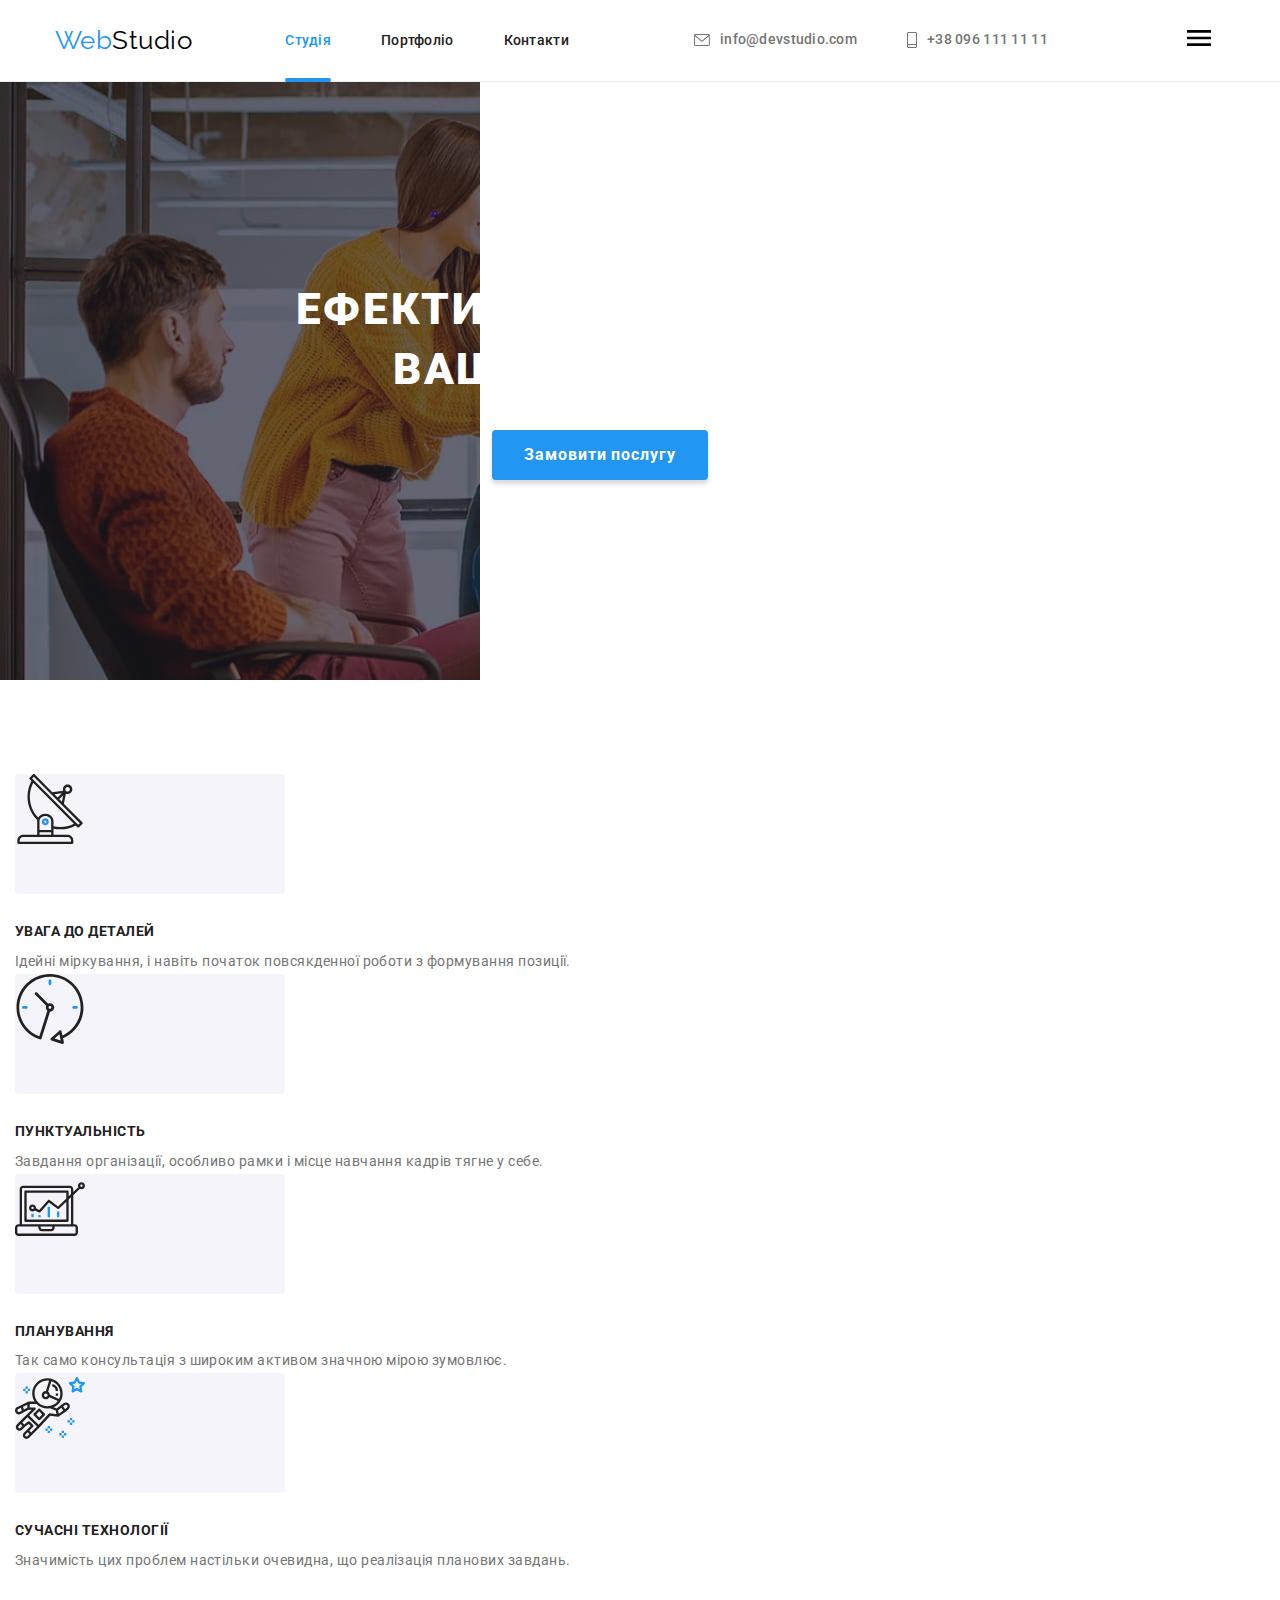
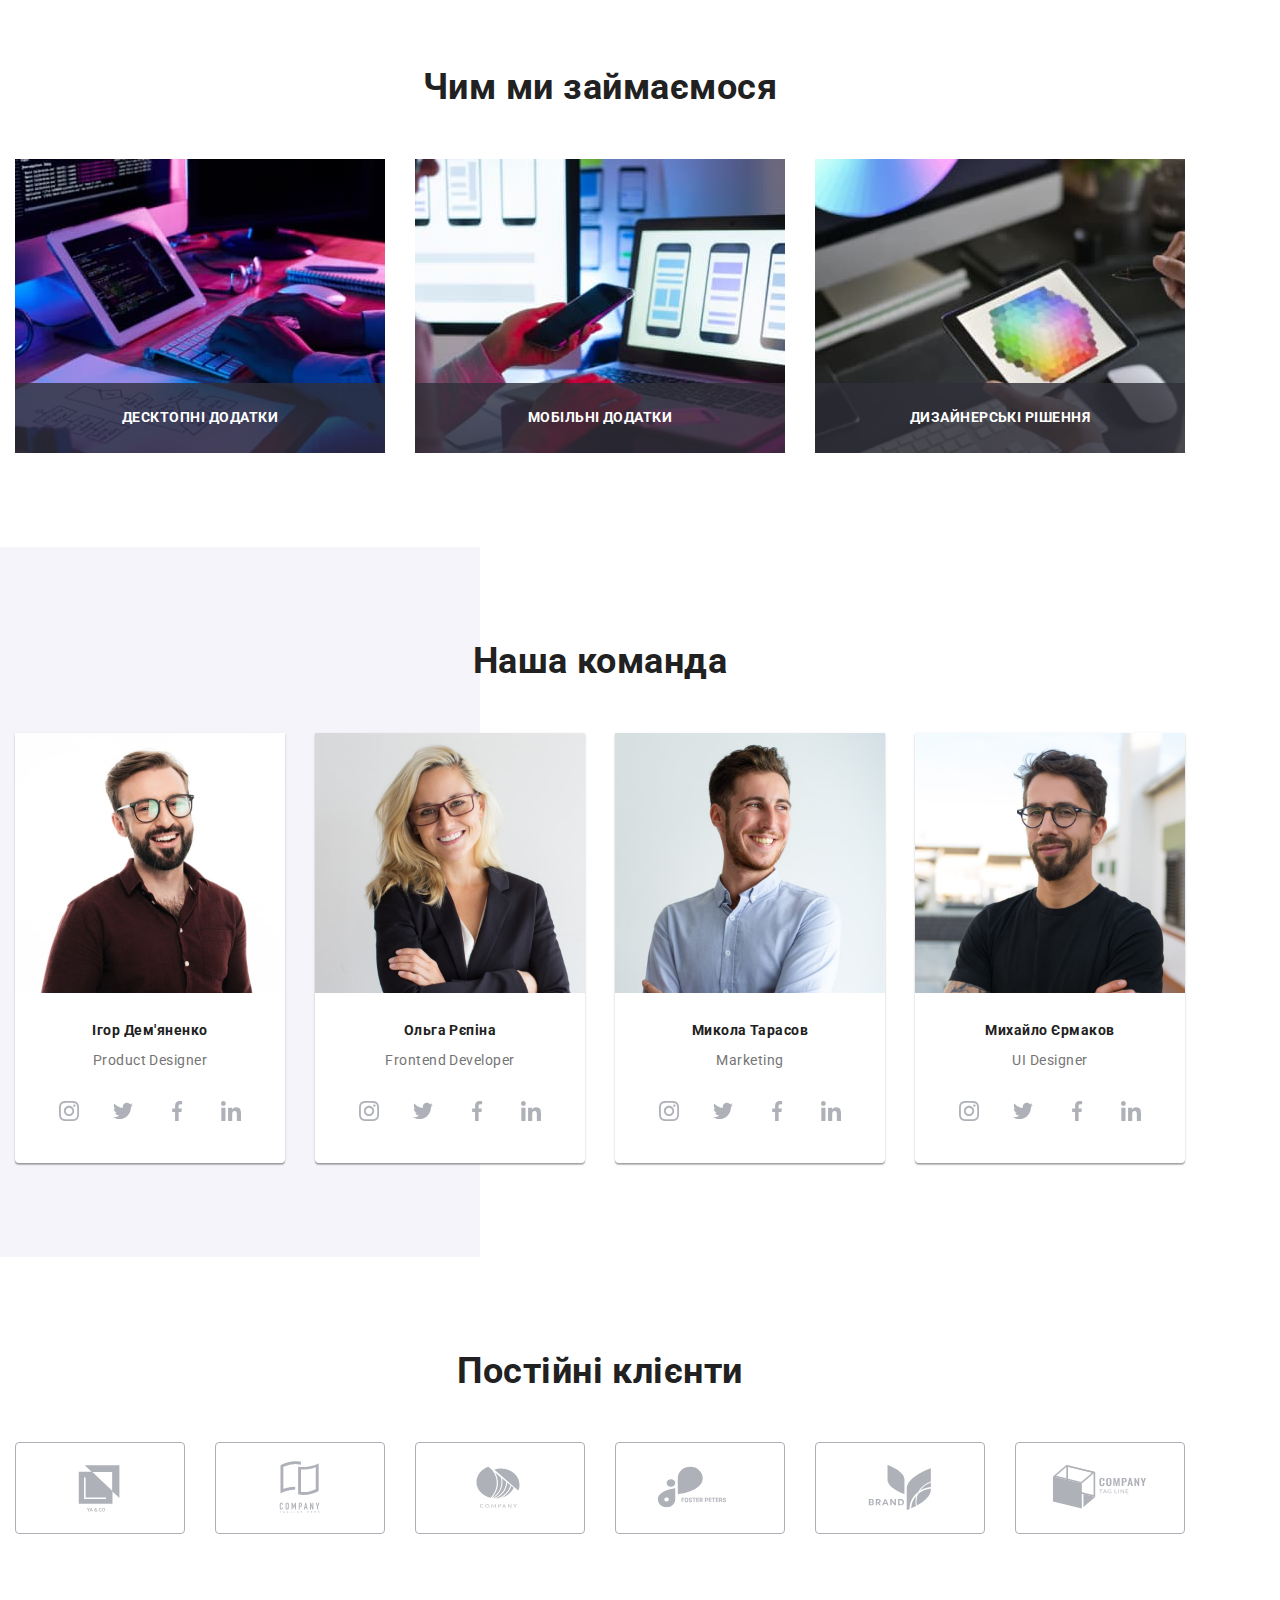
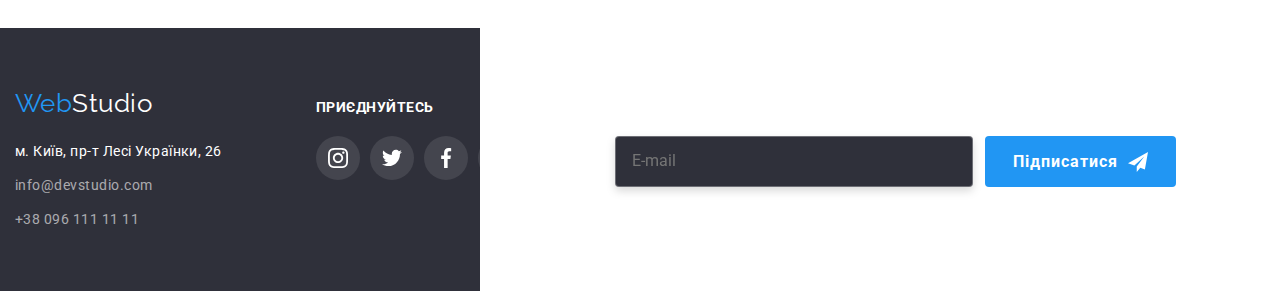
<file: index.html>
<!DOCTYPE html>
<html lang="uk">

<head>
    <meta charset="UTF-8">
    <meta name="viewport" content="width=device-width, initial-scale=1.0">
    <meta http-equiv="X-UA-Compatible" content="IE=edge">
    <meta name="viewport" content="width=device-width, initial-scale=1.0">
    <title>Студія</title>
    <link
        href="https://fonts.googleapis.com/css2?family=Raleway:wght@700&family=Roboto:wght@400;500;700;900&display=swap"
        rel="stylesheet">
    <link rel="stylesheet"
        href="https://cdnjs.cloudflare.com/ajax/libs/modern-normalize/1.1.0/modern-normalize.min.css">
    <link rel="stylesheet" href="./css/main.min.css">
    <!-- <link rel="stylesheet" href="./css/styles.css"> -->

    <link rel="stylesheet" href="https://cdnjs.cloudflare.com/ajax/libs/animate.css/4.1.1/animate.min.css" />
</head>

<!-- Body -->

<body>
    <!-- Шапка страницы -->
    <header class="header">
        <div class="container">

            <div class="header-main">
                <!-- Навигация на другие страницы -->
                <nav class="header-nav">
                    <a href="index.html" class="logo">
                        <span class="logo__text">Web</span>Studio
                    </a>

                    <ul class="site-nav">
                        <li class="menu-line">
                            <a href="index.html" class="link current">Студія</a>
                        </li>
                        <li><a href="portfolio.html" class="link">Портфоліо</a></li>
                        <li><a href="contacts.html" class="link">Контакти</a></li>
                    </ul>

                </nav>

                <!-- Контакты -->
                <ul class="header-contact">
                    <li>
                        <a href="mailto:info@devstudio.com" class="link">
                            <svg class="contact-icon" width="16" height="12">
                                <use href="./images/symbol-defs.svg#icon-email">
                                </use>
                            </svg>
                            info@devstudio.com
                        </a>
                    </li>
                    <li>
                        <a href="tel:+380961111111" class="link">
                            <svg class="contact-icon" width="10" height="16">
                                <use href="./images/symbol-defs.svg#icon-smartphone">
                                </use>
                            </svg>
                            +38 096 111 11 11
                        </a>
                    </li>
                </ul>
                <button class="button-close-mobile">
                    <svg class="close-mobile" width="40" height="40">
                        <use href="./images/symbol-defs.svg#icon-menu_mobile">
                        </use>
                    </svg>
                </button>
            </div>
        </div>
    </header>

    <!-- Уникальный контент страницы -->
    <main>

        <!-- Шапка -->
        <section class="hero">
            <div class="overlay">
                <div class="container">
                    <div class="hero-container">
                        <h1 class="hero-title">Ефективні рішення для <br />вашого бізнесу</h1>
                        <button data-modal-open type="button" class="button">Замовити послугу</button>
                    </div>
                </div>
            </div>
        </section>

        <!-- Модальное окно -->

        <div class="backdrop is-hidden" data-modal>
            <div class="modal">
                <button data-modal-close class="button-close">
                    <svg class="close-icon" width="18" height="18">
                        <use href="./images/symbol-defs.svg#icon-close">
                        </use>
                    </svg>
                </button>

                <form class="form js-speaker-form" autocomplete="off">
                    <h1 class="form-title">Залиште свої дані, ми вам передзвонимо</h1>

                    <div class="form-field">
                        <label class="form-label" for="user-name">Ім'я</label>

                        <div class="form-container">
                            <input class="form-input" type="text" name="user-name" placeholder=" ">
                            <svg class="form-icon" width="18" height="18">
                                <use href="./images/symbol-defs.svg#form-person">
                                </use>
                            </svg>
                        </div>

                    </div>

                    <div class="form-field">
                        <label class="form-label" for="tel">Телефон</label>

                        <div class="form-container">
                            <input class="form-input" type="tel" name="tel">
                            <svg class="form-icon" width="18" height="18">
                                <use href="./images/symbol-defs.svg#form-phone">
                                </use>
                            </svg>
                        </div>

                    </div>

                    <div class="form-field">
                        <label class="form-label" for="email">Пошта</label>

                        <div class="form-container">
                            <input class="form-input" type="email" name="email">
                            <svg class="form-icon" width="18" height="18">
                                <use href="./images/symbol-defs.svg#form-email">
                                </use>
                            </svg>
                        </div>

                    </div>

                    <div class="form-field">
                        <label class="form-label" for="area">Коментар</label>
                        <textarea class="form-area" type="area" name="area" placeholder="Введіть текст"></textarea>
                    </div>

                    <div class="form-policy">
                        <input class="checkbox-input visually-hidden" id="terms-checkbox" type="checkbox"
                            name="terms-checkbox">
                        <label class="checkbox-label" for="terms-checkbox">
                            Погоджуюся з розсилкою та приймаю
                            <a href="">Умови договору</a>
                        </label>
                    </div>

                    <button type="submit" class="form-btn">Відправити</button>

                </form>

            </div>
        </div>

        <!-- Особливості -->
        <section class="section">
            <div class="container">

                <ul class="special-list">
                    <li>
                        <div class="special-card-svg">
                            <svg width="70" height="70">
                                <use href="./images/symbol-defs.svg#icon-antenna">
                                </use>
                            </svg>
                        </div>
                        <h3 class="special-list-item">УВАГА ДО ДЕТАЛЕЙ</h3>
                        <p class="special-list-text">Ідейні міркування, і навіть початок повсякденної роботи з
                            формування
                            позиції.</p>
                    </li>
                    <li>
                        <div class="special-card-svg">
                            <svg width="70" height="70">
                                <use href="./images/symbol-defs.svg#icon-clock">
                                </use>
                            </svg>
                        </div>
                        <h3 class="special-list-item">ПУНКТУАЛЬНІСТЬ</h3>
                        <p class="special-list-text">Завдання організації, особливо рамки і місце навчання кадрів тягне
                            у
                            себе.</p>
                    </li>
                    <li>
                        <div class="special-card-svg">
                            <svg width="70" height="70">
                                <use href="./images/symbol-defs.svg#icon-diagram">
                                </use>
                            </svg>
                        </div>
                        <h3 class="special-list-item">ПЛАНУВАННЯ</h3>
                        <p class="special-list-text">Так само консультація з широким активом значною мірою зумовлює.</p>
                    </li>
                    <li>
                        <div class="special-card-svg">
                            <svg width="70" height="70">
                                <use href="./images/symbol-defs.svg#icon-astronaut">
                                </use>
                            </svg>
                        </div>
                        <h3 class="special-list-item">СУЧАСНІ ТЕХНОЛОГІЇ</h3>
                        <p class="special-list-text">Значимість цих проблем настільки очевидна, що реалізація планових
                            завдань.</p>
                    </li>
                </ul>

            </div>
        </section>

        <!-- Чим займаємось -->
        <section class="section">
            <div class="container">
                <!-- animate__infinite animate__animated animate__bounce animate__slideOutUp -->
                <h2 class="work-title ">Чим ми займаємося</h2>

                <ul class="work-list">
                    <li class="work-card">
                        <img src="./images/box1.jpg" alt="box1" width="370" />
                        <p class="label">Десктопні додатки</p>
                    </li>
                    <li class="work-card">
                        <img src="./images/box2.jpg" alt="box2" width="370" />
                        <p class="label">Мобільні додатки</p>
                    </li>
                    <li class="work-card">
                        <img src="./images/box3.jpg" alt="box3" width="370" />
                        <p class="label">Дизайнерські рішення</p>
                    </li>
                </ul>

            </div>
        </section>

        <!-- Наша команда -->
        <section class="section color-two">
            <div class="container">

                <h2 class="team-title">Наша команда</h2>

                <ul class="team-list">

                    <li class="team-item">
                        <article class="team-card">
                            <div class="team-thumb">
                                <img src="./images/foto-1.jpg" alt="foto-1" width="270" />
                            </div>
                            <div class="team-content">
                                <h3 class="team-list-item">Ігор Дем'яненко</h3>
                                <p class="team-list-text">Product Designer</p>
                                <ul class="social-links">
                                    <li>
                                        <a class="social-link">
                                            <svg class="social-icon" width="20" height="20">
                                                <use href="./images/symbol-defs.svg#icon-instagram">
                                                </use>
                                            </svg>
                                        </a>
                                    </li>
                                    <li>
                                        <a class="social-link">
                                            <svg class="social-icon" width="20" height="20">
                                                <use href="./images/symbol-defs.svg#icon-twitter">
                                                </use>
                                            </svg>
                                        </a>
                                    </li>
                                    <li>
                                        <a class="social-link">
                                            <svg class="social-icon" width="20" height="20">
                                                <use href="./images/symbol-defs.svg#icon-facebook">
                                                </use>
                                            </svg>
                                        </a>
                                    </li>
                                    <li>
                                        <a class="social-link">
                                            <svg class="social-icon" width="20" height="20">
                                                <use href="./images/symbol-defs.svg#icon-linkedin">
                                                </use>
                                            </svg>
                                        </a>
                                    </li>
                                </ul>
                            </div>
                        </article>
                    </li>

                    <li class="team-item">
                        <article class="team-card">
                            <div class="team-thumb">
                                <img src="./images/foto-2.jpg" alt="foto-2" width="270" />
                            </div>
                            <div class="team-content">
                                <h3 class="team-list-item">Ольга Рєпіна</h3>
                                <p class="team-list-text">Frontend Developer</p>

                                <ul class="social-links">
                                    <li>
                                        <a class="social-link">
                                            <svg class="social-icon" width="20" height="20">
                                                <use href="./images/symbol-defs.svg#icon-instagram">
                                                </use>
                                            </svg>
                                        </a>
                                    </li>
                                    <li>
                                        <a class="social-link">
                                            <svg class="social-icon" width="20" height="20">
                                                <use href="./images/symbol-defs.svg#icon-twitter">
                                                </use>
                                            </svg>
                                        </a>
                                    </li>
                                    <li>
                                        <a class="social-link">
                                            <svg class="social-icon" width="20" height="20">
                                                <use href="./images/symbol-defs.svg#icon-facebook">
                                                </use>
                                            </svg>
                                        </a>
                                    </li>
                                    <li>
                                        <a class="social-link">
                                            <svg class="social-icon" width="20" height="20">
                                                <use href="./images/symbol-defs.svg#icon-linkedin">
                                                </use>
                                            </svg>
                                        </a>
                                    </li>
                                </ul>
                            </div>
                        </article>
                    </li>

                    <li class="team-item">
                        <article class="team-card">
                            <div class="team-thumb">
                                <img src="./images/foto-3.jpg" alt="foto-3" width="270" />
                            </div>
                            <div class="team-content">
                                <h3 class="team-list-item">Микола Тарасов</h3>
                                <p class="team-list-text">Marketing</p>
                                <ul class="social-links">
                                    <li>
                                        <a class="social-link">
                                            <svg class="social-icon" width="20" height="20">
                                                <use href="./images/symbol-defs.svg#icon-instagram">
                                                </use>
                                            </svg>
                                        </a>
                                    </li>
                                    <li>
                                        <a class="social-link">
                                            <svg class="social-icon" width="20" height="20">
                                                <use href="./images/symbol-defs.svg#icon-twitter">
                                                </use>
                                            </svg>
                                        </a>
                                    </li>
                                    <li>
                                        <a class="social-link">
                                            <svg class="social-icon" width="20" height="20">
                                                <use href="./images/symbol-defs.svg#icon-facebook">
                                                </use>
                                            </svg>
                                        </a>
                                    </li>
                                    <li>
                                        <a class="social-link">
                                            <svg class="social-icon" width="20" height="20">
                                                <use href="./images/symbol-defs.svg#icon-linkedin">
                                                </use>
                                            </svg>
                                        </a>
                                    </li>
                                </ul>
                            </div>
                        </article>
                    </li>

                    <li class="team-item">
                        <article class="team-card">
                            <div class="team-thumb">
                                <img src="./images/foto-4.jpg" alt="foto-4" width="270" />
                            </div>
                            <div class="team-content">
                                <h3 class="team-list-item">Михайло Єрмаков</h3>
                                <p class="team-list-text">UI Designer</p>
                                <ul class="social-links">
                                    <li>
                                        <a class="social-link">
                                            <svg class="social-icon" width="20" height="20">
                                                <use href="./images/symbol-defs.svg#icon-instagram">
                                                </use>
                                            </svg>
                                        </a>
                                    </li>
                                    <li>
                                        <a class="social-link">
                                            <svg class="social-icon" width="20" height="20">
                                                <use href="./images/symbol-defs.svg#icon-twitter">
                                                </use>
                                            </svg>
                                        </a>
                                    </li>
                                    <li>
                                        <a class="social-link">
                                            <svg class="social-icon" width="20" height="20">
                                                <use href="./images/symbol-defs.svg#icon-facebook">
                                                </use>
                                            </svg>
                                        </a>
                                    </li>
                                    <li>
                                        <a class="social-link">
                                            <svg class="social-icon" width="20" height="20">
                                                <use href="./images/symbol-defs.svg#icon-linkedin">
                                                </use>
                                            </svg>
                                        </a>
                                    </li>
                                </ul>
                            </div>
                        </article>
                    </li>

                </ul>

            </div>
        </section>

        <!-- Постійні клієнти -->
        <section class="section">
            <div class="container">

                <h2 class="сlients-title">Постійні клієнти</h2>

                <ul class="сlients-list">
                    <li>
                        <a class="сlients-link">
                            <svg class="сlients-icon">
                                <use href="./images/symbol-defs.svg#icon-Logo-1">
                                </use>
                            </svg>
                        </a>
                    </li>
                    <li>
                        <a class="сlients-link">
                            <svg class="сlients-icon">
                                <use href="./images/symbol-defs.svg#icon-Logo-2">
                                </use>
                            </svg>
                        </a>
                    </li>
                    <li>
                        <a class="сlients-link">
                            <svg class="сlients-icon">
                                <use href="./images/symbol-defs.svg#icon-Logo-3">
                                </use>
                            </svg>
                        </a>
                    </li>
                    <li>
                        <a class="сlients-link">
                            <svg class="сlients-icon">
                                <use href="./images/symbol-defs.svg#icon-Logo-4">
                                </use>
                            </svg>
                        </a>
                    </li>
                    <li>
                        <a class="сlients-link">
                            <svg class="сlients-icon">
                                <use href="./images/symbol-defs.svg#icon-Logo-5">
                                </use>
                            </svg>
                        </a>
                    </li>
                    <li>
                        <a class="сlients-link">
                            <svg class="сlients-icon">
                                <use href="./images/symbol-defs.svg#icon-Logo-6">
                                </use>
                            </svg>
                        </a>
                    </li>
                </ul>

            </div>
        </section>
    </main>

    <!-- Подвал страницы -->
    <footer class="footer">
        <div class="container">
            <div class="footer-main">
                <div class="footer-address">
                    <a href="index.html" class="logo footer__logo">
                        <span class="logo__text">Web</span>Studio
                    </a>

                    <address>
                        <ul class="address">
                            <li class="street">
                                <p>м. Київ, пр-т Лесі Українки, 26</p>
                            </li>
                            <li class="mail">
                                <a href="mailto:info@devstudio.com">info@devstudio.com</a>
                            </li>
                            <li>
                                <a href="tel:+380961111111">+38 096 111 11 11</a>
                            </li>
                        </ul>
                    </address>
                </div>
                <div class="footer-social">
                    <h3 class="footer-social-title">приєднуйтесь</h3>
                    <ul class="footer-links">
                        <li>
                            <a class="footer-link">
                                <svg class="footer-icon" width="20" height="20">
                                    <use href="./images/symbol-defs.svg#icon-instagram">
                                    </use>
                                </svg>
                            </a>
                        </li>
                        <li>
                            <a class="footer-link">
                                <svg class="footer-icon" width="20" height="20">
                                    <use href="./images/symbol-defs.svg#icon-twitter">
                                    </use>
                                </svg>
                            </a>
                        </li>
                        <li>
                            <a class="footer-link">
                                <svg class="footer-icon" width="20" height="20">
                                    <use href="./images/symbol-defs.svg#icon-facebook">
                                    </use>
                                </svg>
                            </a>
                        </li>
                        <li>
                            <a class="footer-link">
                                <svg class="footer-icon" width="20" height="20">
                                    <use href="./images/symbol-defs.svg#icon-linkedin">
                                    </use>
                                </svg>
                            </a>
                        </li>
                    </ul>
                </div>

                <div class="footer-connect">
                    <h3 class="footer-connect-title">Підпишіться на розсилку</h3>
                    <div class="footer-connect-group">
                        <input class="footer-connect-input" type="text" placeholder="E-mail">
                        <button class="footer-connect-button">Підписатися
                            <svg class="footer-connect-icon" width="20" height="20">
                                <use href="./images/symbol-defs.svg#icon-send">
                                </use>
                            </svg>
                        </button>
                    </div>
                </div>


            </div>
        </div>
    </footer>




    <!-- Ставим перед закрывающим тегом body -->
    <script src="./modal.js"></script>

    <script>
        (() => {
            document.querySelector('.js-speaker-form')
                .addEventListener('submit', e => {
                    e.preventDefault();

                    new FormData(e.currentTarget).forEach((value, name) =>
                        console.log(`${name}: ${value}`),
                    );

                    e.currentTarget.reset();
                });
        })();
    </script>

</body>

</html>
</file>
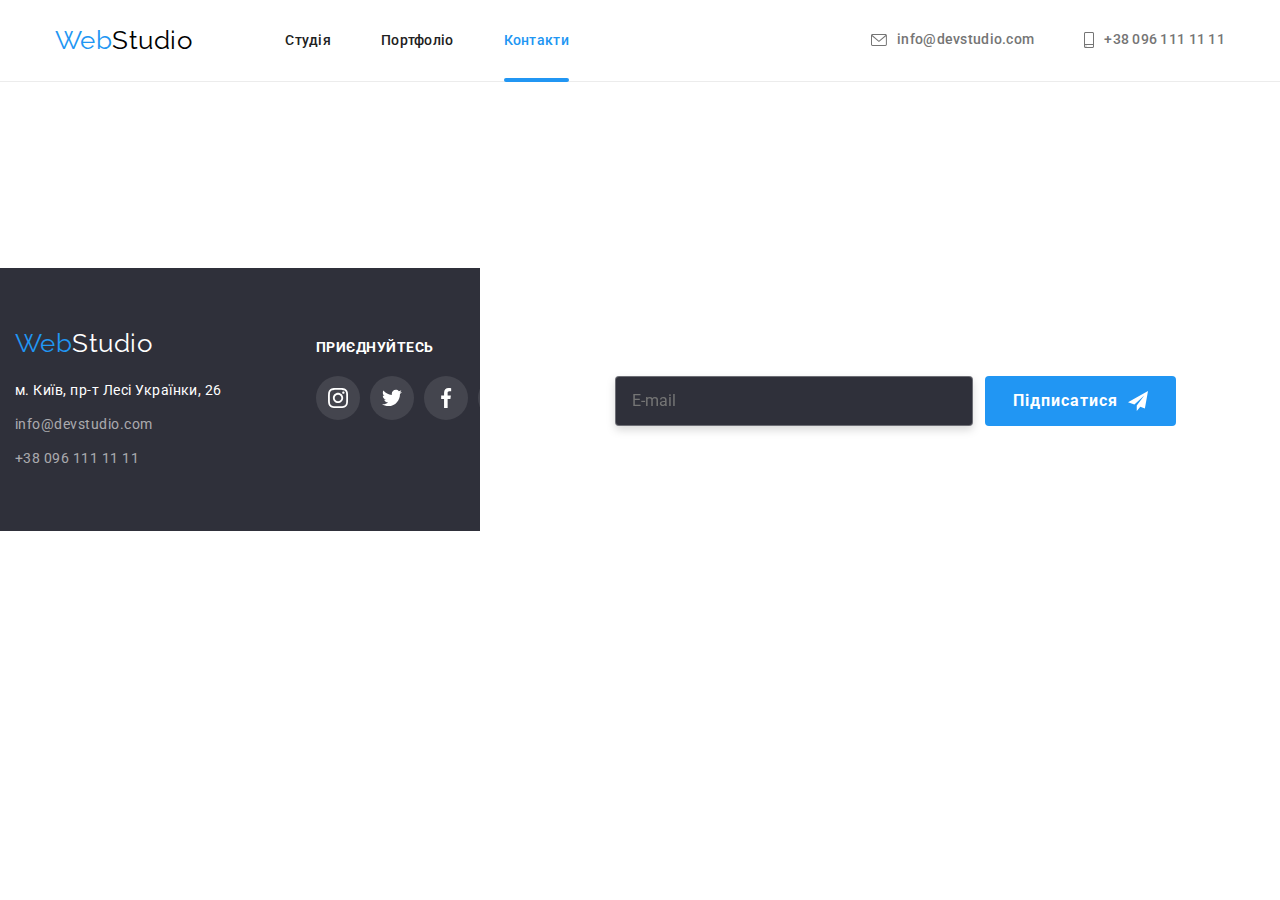
<file: contacts.html>
<!DOCTYPE html>
<html lang="uk">

<head>
    <meta charset="UTF-8">
    <meta name="viewport" content="width=device-width, initial-scale=1.0">
    <meta http-equiv="X-UA-Compatible" content="IE=edge">
    <meta name="viewport" content="width=device-width, initial-scale=1.0">
    <title>Контакти</title>
    <link
        href="https://fonts.googleapis.com/css2?family=Raleway:wght@700&family=Roboto:wght@400;500;700;900&display=swap"
        rel="stylesheet">
    <link rel="stylesheet"
        href="https://cdnjs.cloudflare.com/ajax/libs/modern-normalize/1.1.0/modern-normalize.min.css">
    <link rel="stylesheet" href="./css/main.min.css">
    <!-- <link rel="stylesheet" href="./css/styles.css"> -->
</head>

<body>

    <!-- Шапка страницы -->
    <header class="header">
        <div class="container">

            <div class="header-main">
                <!-- Навигация на другие страницы -->
                <nav class="header-nav">
                    <a href="index.html" class="logo">
                        <span class="logo__text">Web</span>Studio
                    </a>

                    <ul class="site-nav">
                        <li><a href="index.html" class="link">Студія</a></li>
                        <li><a href="portfolio.html" class="link">Портфоліо</a></li>
                        <li class="menu-line">
                            <a href="contacts.html" class="link current">Контакти</a>
                        </li>
                    </ul>

                </nav>

                <!-- Контакты -->
                <ul class="header-contact">
                    <li>
                        <a href="mailto:info@devstudio.com" class="link">
                            <svg class="contact-icon" width="16" height="12">
                                <use href="./images/symbol-defs.svg#icon-email">
                                </use>
                            </svg>
                            info@devstudio.com
                        </a>
                    </li>
                    <li>
                        <a href="tel:+380961111111" class="link">
                            <svg class="contact-icon" width="10" height="16">
                                <use href="./images/symbol-defs.svg#icon-smartphone">
                                </use>
                            </svg>
                            +38 096 111 11 11
                        </a>
                    </li>
                </ul>
            </div>
        </div>
    </header>

    <!-- Уникальный контент страницы -->
    <main>
        <section class="section">

        </section>
    </main>


    <!-- Подвал страницы -->
    <footer class="footer">
        <div class="container">
            <div class="footer-main">
                <div class="footer-address">
                    <a href="index.html" class="logo footer__logo">
                        <span class="logo__text">Web</span>Studio
                    </a>

                    <address>
                        <ul class="address">
                            <li class="street">
                                <p>м. Київ, пр-т Лесі Українки, 26</p>
                            </li>
                            <li class="mail">
                                <a href="mailto:info@devstudio.com">info@devstudio.com</a>
                            </li>
                            <li>
                                <a href="tel:+380961111111">+38 096 111 11 11</a>
                            </li>
                        </ul>
                    </address>
                </div>
                <div class="footer-social">
                    <h3 class="footer-social-title">приєднуйтесь</h3>
                    <ul class="footer-links">
                        <li>
                            <a class="footer-link">
                                <svg class="footer-icon" width="20" height="20">
                                    <use href="./images/symbol-defs.svg#icon-instagram">
                                    </use>
                                </svg>
                            </a>
                        </li>
                        <li>
                            <a class="footer-link">
                                <svg class="footer-icon" width="20" height="20">
                                    <use href="./images/symbol-defs.svg#icon-twitter">
                                    </use>
                                </svg>
                            </a>
                        </li>
                        <li>
                            <a class="footer-link">
                                <svg class="footer-icon" width="20" height="20">
                                    <use href="./images/symbol-defs.svg#icon-facebook">
                                    </use>
                                </svg>
                            </a>
                        </li>
                        <li>
                            <a class="footer-link">
                                <svg class="footer-icon" width="20" height="20">
                                    <use href="./images/symbol-defs.svg#icon-linkedin">
                                    </use>
                                </svg>
                            </a>
                        </li>
                    </ul>
                </div>

                <div class="footer-connect">
                    <h3 class="footer-connect-title">Підпишіться на розсилку</h3>
                    <div class="footer-connect-group">
                        <input class="footer-connect-input" type="text" placeholder="E-mail">
                        <button class="footer-connect-button">Підписатися
                            <svg class="footer-connect-icon" width="20" height="20">
                                <use href="./images/symbol-defs.svg#icon-send">
                                </use>
                            </svg>
                        </button>
                    </div>
                </div>


            </div>
        </div>
    </footer>

</body>

</html>
</file>
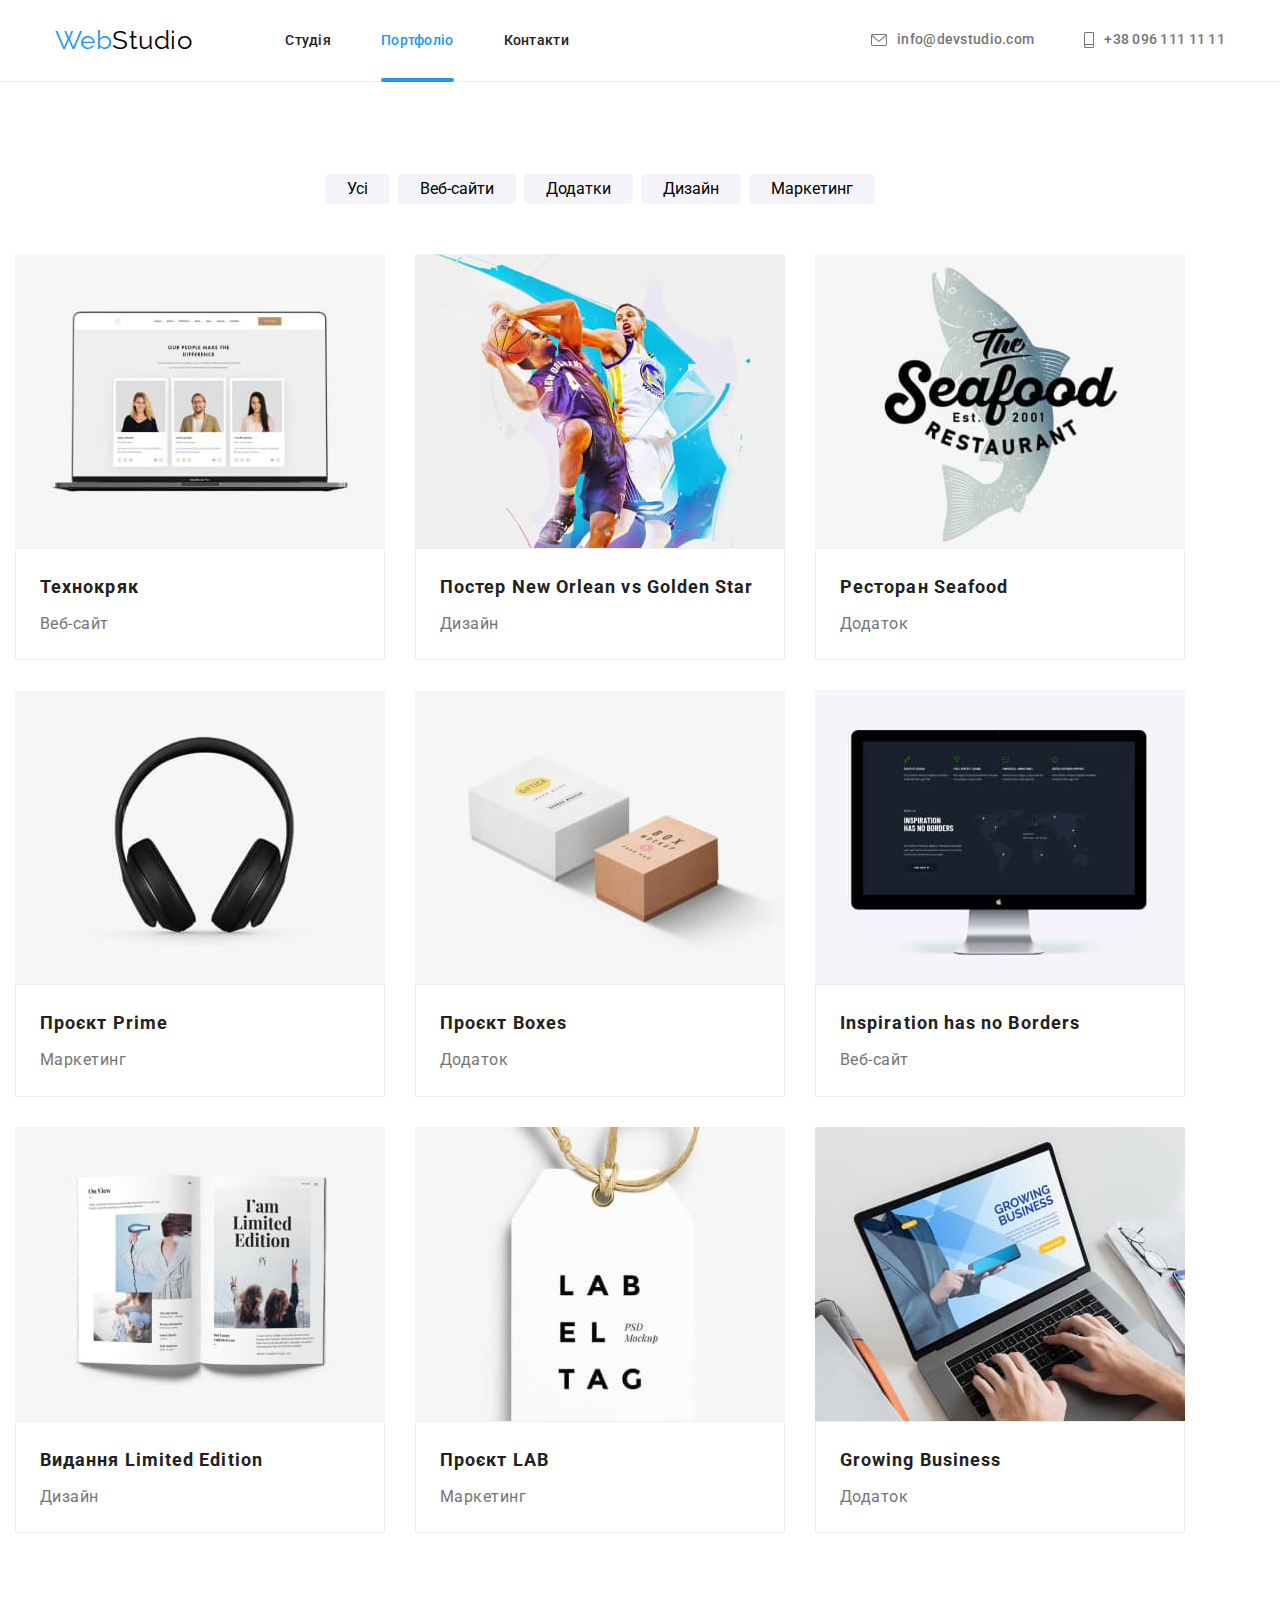
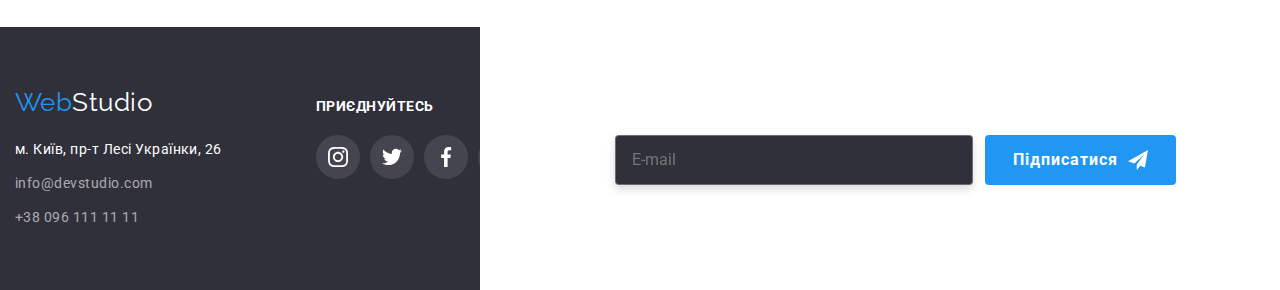
<file: portfolio.html>
<!DOCTYPE html>
<html lang="uk">

<head>
    <meta charset="UTF-8">
    <meta name="viewport" content="width=device-width, initial-scale=1.0">
    <meta http-equiv="X-UA-Compatible" content="IE=edge">
    <meta name="viewport" content="width=device-width, initial-scale=1.0">
    <title>Портфоліо</title>
    <link
        href="https://fonts.googleapis.com/css2?family=Raleway:wght@700&family=Roboto:wght@400;500;700;900&display=swap"
        rel="stylesheet">
    <link rel="stylesheet"
        href="https://cdnjs.cloudflare.com/ajax/libs/modern-normalize/1.1.0/modern-normalize.min.css">
    <link rel="stylesheet" href="./css/main.min.css">
</head>

<!-- Body -->

<body>

    <!-- Шапка страницы -->
    <header class="header">
        <div class="container">

            <div class="header-main">
                <!-- Навигация на другие страницы -->
                <nav class="header-nav">
                    <a href="index.html" class="logo">
                        <span class="logo__text">Web</span>Studio
                    </a>

                    <ul class="site-nav">
                        <li><a href="index.html" class="link">Студія</a></li>
                        <li class="menu-line">
                            <a href="portfolio.html" class="link current">Портфоліо</a>
                        </li>
                        <li><a href="contacts.html" class="link">Контакти</a></li>
                    </ul>

                </nav>

                <!-- Контакты -->
                <ul class="header-contact">
                    <li>
                        <a href="mailto:info@devstudio.com" class="link">
                            <svg class="contact-icon" width="16" height="12">
                                <use href="./images/symbol-defs.svg#icon-email">
                                </use>
                            </svg>
                            info@devstudio.com
                        </a>
                    </li>
                    <li>
                        <a href="tel:+380961111111" class="link">
                            <svg class="contact-icon" width="10" height="16">
                                <use href="./images/symbol-defs.svg#icon-smartphone">
                                </use>
                            </svg>
                            +38 096 111 11 11
                        </a>
                    </li>
                </ul>
            </div>
        </div>
    </header>

    <!-- Уникальный контент страницы -->
    <main>

        <section class="section">
            <div class="container">

                <!-- Фильтр  Filter
                
                -->
                <ul class="filter-set">
                    <li class="filter-set__item">
                        <button class="filter-set__button" type="button">Усі</button>
                    </li>
                    <li class="filter-set__item">
                        <button class="filter-set__button" type="button">Веб-сайти</button>
                    </li>
                    <li class="filter-set__item">
                        <button class="filter-set__button" type="button">Додатки</button>
                    </li>
                    <li class="filter-set__item">
                        <button class="filter-set__button" type="button">Дизайн</button>
                    </li>
                    <li class="filter-set__item">
                        <button class="filter-set__button" type="button">Маркетинг</button>
                    </li>
                </ul>

                <!-- Карточки Card-set
                
                -->
                <ul class="card-set">
                    <li class="card-set__item">
                        <a href="" class="card-set__link">
                            <article class="card-set__product">
                                <div class="card-set__thumb">
                                    <img src="./images/2-img-1.jpg" width="370" alt="">
                                    <p class="card-set__label">Ресурс пропонує комплексні пропозиції з різним рівнем
                                        функціоналу та сервісів. Все це дозволить відвідувачу отримати
                                        вичерпні відомості про компанію чи приватну особу.</p>
                                </div>
                                <div class="card-set__content">
                                    <h2 class="card-set__heading">Технокряк</h2>
                                    <p class="card-set__text">Веб-сайт</p>
                                </div>
                            </article>
                        </a>
                    </li>

                    <li class="card-set__item">
                        <a href="" class="card-set__link">
                            <article class="card-set__product">
                                <div class="card-set__thumb">
                                    <img src="./images/2-img-2.jpg" width="370" alt="">
                                    <p class="card-set__label">Ресурс пропонує комплексні пропозиції з різним рівнем
                                        функціоналу та сервісів. Все це дозволить відвідувачу отримати
                                        вичерпні відомості про компанію чи приватну особу.</p>
                                </div>
                                <div class="card-set__content">
                                    <h2 class="card-set__heading">Постер New Orlean vs Golden Star</h2>
                                    <p class="card-set__text">Дизайн</p>
                                </div>
                            </article>
                        </a>
                    </li>

                    <li class="card-set__item">
                        <a href="" class="card-set__link">
                            <article class="card-set__product">
                                <div class="card-set__thumb">
                                    <img src="./images/2-img-3.jpg" width="370" alt="">
                                    <p class="card-set__label">Ресурс пропонує комплексні пропозиції з різним рівнем
                                        функціоналу та сервісів. Все це дозволить відвідувачу отримати
                                        вичерпні відомості про компанію чи приватну особу.</p>
                                </div>
                                <div class="card-set__content">
                                    <h2 class="card-set__heading">Ресторан Seafood</h2>
                                    <p class="card-set__text">Додаток</p>
                                </div>
                            </article>
                        </a>
                    </li>

                    <li class="card-set__item">
                        <a href="" class="card-set__link">
                            <article class="card-set__product">
                                <div class="card-set__thumb">
                                    <img src="./images/2-img-4.jpg" width="370" alt="">
                                    <p class="card-set__label">Ресурс пропонує комплексні пропозиції з різним рівнем
                                        функціоналу та сервісів. Все це дозволить відвідувачу отримати
                                        вичерпні відомості про компанію чи приватну особу.</p>
                                </div>
                                <div class="card-set__content">
                                    <h2 class="card-set__heading">Проєкт Prime</h2>
                                    <p class="card-set__text">Маркетинг</p>
                                </div>
                            </article>
                        </a>
                    </li>

                    <li class="card-set__item">
                        <a href="" class="card-set__link">
                            <article class="card-set__product">
                                <div class="card-set__thumb">
                                    <img src="./images/2-img-5.jpg" width="370" alt="">
                                    <p class="card-set__label">Ресурс пропонує комплексні пропозиції з різним рівнем
                                        функціоналу та сервісів. Все це дозволить відвідувачу отримати
                                        вичерпні відомості про компанію чи приватну особу.</p>
                                </div>
                                <div class="card-set__content">
                                    <h2 class="card-set__heading">Проєкт Boxes</h2>
                                    <p class="card-set__text">Додаток</p>
                                </div>
                            </article>
                        </a>
                    </li>

                    <li class="card-set__item">
                        <a href="" class="card-set__link">
                            <article class="card-set__product">
                                <div class="card-set__thumb">
                                    <img src="./images/2-img-6.jpg" width="370" alt="">
                                    <p class="card-set__label">Ресурс пропонує комплексні пропозиції з різним рівнем
                                        функціоналу та сервісів. Все це дозволить відвідувачу отримати
                                        вичерпні відомості про компанію чи приватну особу.</p>
                                </div>
                                <div class="card-set__content">
                                    <h2 class="card-set__heading">Inspiration has no Borders</h2>
                                    <p class="card-set__text">Веб-сайт</p>
                                </div>
                            </article>
                        </a>
                    </li>

                    <li class="card-set__item">
                        <a href="" class="card-set__link">
                            <article class="card-set__product">
                                <div class="card-set__thumb">
                                    <img src="./images/2-img-7.jpg" width="370" alt="">
                                    <p class="card-set__label">Ресурс пропонує комплексні пропозиції з різним рівнем
                                        функціоналу та сервісів. Все це дозволить відвідувачу отримати
                                        вичерпні відомості про компанію чи приватну особу.</p>
                                </div>
                                <div class="card-set__content">
                                    <h2 class="card-set__heading">Видання Limited Edition</h2>
                                    <p class="card-set__text">Дизайн</p>
                                </div>
                            </article>
                        </a>
                    </li>

                    <li class="card-set__item">
                        <a href="" class="card-set__link">
                            <article class="card-set__product">
                                <div class="card-set__thumb">
                                    <img src="./images/2-img-8.jpg" width="370" alt="">
                                    <p class="card-set__label">Ресурс пропонує комплексні пропозиції з різним рівнем
                                        функціоналу та сервісів. Все це дозволить відвідувачу отримати
                                        вичерпні відомості про компанію чи приватну особу.</p>
                                </div>
                                <div class="card-set__content">
                                    <h2 class="card-set__heading">Проєкт LAB</h2>
                                    <p class="card-set__text">Маркетинг</p>
                                </div>
                            </article>
                        </a>
                    </li>

                    <li class="card-set__item">
                        <a href="" class="card-set__link">
                            <article class="card-set__product">
                                <div class="card-set__thumb">
                                    <img src="./images/2-img-9.jpg" width="370" alt="">
                                    <p class="card-set__label">Ресурс пропонує комплексні пропозиції з різним рівнем
                                        функціоналу та сервісів. Все це дозволить відвідувачу отримати
                                        вичерпні відомості про компанію чи приватну особу.</p>
                                </div>
                                <div class="card-set__content">
                                    <h2 class="card-set__heading">Growing Business</h2>
                                    <p class="card-set__text">Додаток</p>
                                </div>
                            </article>
                        </a>
                    </li>

                </ul>
            </div>
        </section>
    </main>

    <!-- Подвал страницы -->
    <footer class="footer">
        <div class="container">
            <div class="footer-main">
                <div class="footer-address">
                    <a href="index.html" class="logo footer__logo">
                        <span class="logo__text">Web</span>Studio
                    </a>

                    <address>
                        <ul class="address">
                            <li class="street">
                                <p>м. Київ, пр-т Лесі Українки, 26</p>
                            </li>
                            <li class="mail">
                                <a href="mailto:info@devstudio.com">info@devstudio.com</a>
                            </li>
                            <li>
                                <a href="tel:+380961111111">+38 096 111 11 11</a>
                            </li>
                        </ul>
                    </address>
                </div>
                <div class="footer-social">
                    <h3 class="footer-social-title">приєднуйтесь</h3>
                    <ul class="footer-links">
                        <li>
                            <a class="footer-link">
                                <svg class="footer-icon" width="20" height="20">
                                    <use href="./images/symbol-defs.svg#icon-instagram">
                                    </use>
                                </svg>
                            </a>
                        </li>
                        <li>
                            <a class="footer-link">
                                <svg class="footer-icon" width="20" height="20">
                                    <use href="./images/symbol-defs.svg#icon-twitter">
                                    </use>
                                </svg>
                            </a>
                        </li>
                        <li>
                            <a class="footer-link">
                                <svg class="footer-icon" width="20" height="20">
                                    <use href="./images/symbol-defs.svg#icon-facebook">
                                    </use>
                                </svg>
                            </a>
                        </li>
                        <li>
                            <a class="footer-link">
                                <svg class="footer-icon" width="20" height="20">
                                    <use href="./images/symbol-defs.svg#icon-linkedin">
                                    </use>
                                </svg>
                            </a>
                        </li>
                    </ul>
                </div>

                <div class="footer-connect">
                    <h3 class="footer-connect-title">Підпишіться на розсилку</h3>
                    <div class="footer-connect-group">
                        <input class="footer-connect-input" type="text" placeholder="E-mail">
                        <button class="footer-connect-button">Підписатися
                            <svg class="footer-connect-icon" width="20" height="20">
                                <use href="./images/symbol-defs.svg#icon-send">
                                </use>
                            </svg>
                        </button>
                    </div>
                </div>


            </div>
        </div>
    </footer>

</body>

</html>
</file>
<file: css/main.min.css>
body{background-color:#fff;color:#212121;font-family:"Roboto",sans-serif;letter-spacing:.03em;line-height:1.5;padding-top:60px}@media(min-width: 480px){body{width:480px}}@media screen and (min-width: 768px){body{padding-top:80px}}h1,h2,h3,h4,h5,h6,p{margin-top:0;margin-bottom:0}ul{margin:0;padding:0;list-style:none}img{display:block;max-width:100%;height:auto}.section{padding-top:60px;padding-bottom:60px}@media screen and (min-width: 768px){.section{padding-top:94px;padding-bottom:94px}}.container{margin:0 auto;padding:0 15px}@media screen and (min-width: 480px){.container{width:480px}}@media screen and (min-width: 768px){.container{width:768px}}@media screen and (min-width: 1200px){.container{width:1200px}}.header{z-index:10;position:fixed;top:0;left:0;width:100%;border-bottom:1px solid #ececec;background-color:#fff}.header-main{display:-webkit-box;display:-ms-flexbox;display:flex;-webkit-box-pack:justify;-ms-flex-pack:justify;justify-content:space-between;-webkit-box-align:center;-ms-flex-align:center;align-items:center}.header .link:hover,.header .link:focus{color:#2196f3}.header .link.current{color:#2196f3}.button-close-mobile{margin:10px 0;background-color:#fff;border:none}.close-mobile{fill:currentColor}.header-nav{display:-webkit-box;display:-ms-flexbox;display:flex;-webkit-box-align:center;-ms-flex-align:center;align-items:center;text-decoration:none}.site-nav{display:none;font-style:normal;font-weight:500;font-size:14px;line-height:1.14;letter-spacing:.02em}@media screen and (min-width: 768px){.site-nav{display:-webkit-box;display:-ms-flexbox;display:flex;gap:50px;margin-left:93px}}.link{display:-webkit-box;display:-ms-flexbox;display:flex;-webkit-box-align:center;-ms-flex-align:center;align-items:center;padding:31px 0;padding:32px 0;font-style:normal;font-weight:500;font-size:14px;line-height:1.2;letter-spacing:.02em;color:#212121;-webkit-transition:color 250ms cubic-bezier(0.4, 0, 0.2, 1);transition:color 250ms cubic-bezier(0.4, 0, 0.2, 1);text-decoration:none}.menu-line{position:relative;display:block;text-decoration:none}.menu-line::after{position:absolute;content:" ";width:100%;height:4px;left:0;bottom:-1px;background-color:#2196f3;border-radius:2px}.logo{display:inline-block;color:#000;font-family:"Raleway",sans-serif;font-size:24px;line-height:1.2;text-decoration:none}@media screen and (min-width: 480px){.logo{font-size:26px}}.logo__text{color:#2196f3}.header-contact{display:none}.header-contact .link{color:#757575;font-style:normal;font-weight:500;font-size:14px;line-height:1.14;letter-spacing:.02em;text-decoration:none}@media screen and (min-width: 768px){.header-contact{display:-webkit-inline-box;display:-ms-inline-flexbox;display:inline-flex;gap:50px}}.contact-icon{margin-right:10px;fill:currentColor}.hero{background-color:#2f303a}.button{padding:10px 32px;color:#fff;background-color:#2196f3;font-style:normal;font-weight:700;font-size:16px;line-height:1.88;letter-spacing:.06em;-webkit-box-shadow:0px 4px 4px rgba(0,0,0,.15);box-shadow:0px 4px 4px rgba(0,0,0,.15);cursor:pointer;border:0;border-radius:4px}.button:active{background:#188ce8}.hero-container{text-align:center;padding-top:200px;padding-bottom:200px}.hero-title{color:#fff;font-style:normal;font-weight:900;font-size:44px;line-height:1.36;letter-spacing:.06em;text-transform:uppercase;margin-bottom:30px}.overlay{max-width:1600px;margin-left:auto;margin-right:auto;background-image:-webkit-gradient(linear, left top, left bottom, from(rgba(47, 48, 58, 0.4)), to(rgba(47, 48, 58, 0.4))),url(../../images/Img-hero-2.jpg);background-image:linear-gradient(rgba(47, 48, 58, 0.4), rgba(47, 48, 58, 0.4)),url(../../images/Img-hero-2.jpg);background-size:cover}.backdrop{z-index:9;position:fixed;top:0;left:0;width:100%;height:100%;background-color:rgba(0,0,0,.2);opacity:1;-webkit-transition:opacity 250ms cubic-bezier(0.4, 0, 0.2, 1);transition:opacity 250ms cubic-bezier(0.4, 0, 0.2, 1)}.backdrop.is-hidden{opacity:0;pointer-events:none}.backdrop.is-hidden .modal{-webkit-transform:translate(-50%, -50%) scale(1.1);transform:translate(-50%, -50%) scale(1.1)}.modal{position:absolute;top:50%;left:50%;min-height:581px;min-width:528px;background-color:#fff;-webkit-box-shadow:0px 1px 3px rgba(0,0,0,.12),0px 1px 1px rgba(0,0,0,.14),0px 2px 1px rgba(0,0,0,.2);box-shadow:0px 1px 3px rgba(0,0,0,.12),0px 1px 1px rgba(0,0,0,.14),0px 2px 1px rgba(0,0,0,.2);border-radius:4px;-webkit-transform:translate(-50%, -50%) scale(1);transform:translate(-50%, -50%) scale(1);-webkit-transition:-webkit-transform 250ms cubic-bezier(0.4, 0, 0.2, 1);transition:-webkit-transform 250ms cubic-bezier(0.4, 0, 0.2, 1);transition:transform 250ms cubic-bezier(0.4, 0, 0.2, 1);transition:transform 250ms cubic-bezier(0.4, 0, 0.2, 1), -webkit-transform 250ms cubic-bezier(0.4, 0, 0.2, 1)}.button-close{position:absolute;top:8px;right:8px;display:-webkit-box;display:-ms-flexbox;display:flex;margin-left:auto;width:30px;height:30px;padding:5px;border-radius:50%;border:1px solid rgba(0,0,0,.1);cursor:pointer;color:#212121;background-color:#fff}.close-icon{fill:currentColor}.form{width:448px;margin:40px;display:flexbox;-webkit-box-orient:vertical;-webkit-box-direction:normal;-ms-flex-direction:column;flex-direction:column;-webkit-box-align:center;-ms-flex-align:center;align-items:center}.form-title{margin-bottom:12px;font-style:normal;font-weight:700;font-size:20px;line-height:1.15;text-align:center;letter-spacing:.03em;color:#212121}.form-field{position:relative;display:-webkit-box;display:-ms-flexbox;display:flex;-webkit-box-orient:vertical;-webkit-box-direction:normal;-ms-flex-direction:column;flex-direction:column;margin-bottom:10px}.form-label{margin-bottom:4px;font-style:normal;font-weight:400;font-size:12px;letter-spacing:.01em;color:#757575}.form-container{position:relative}.form-icon{position:absolute;top:50%;left:12px;-webkit-transform:translateY(-50%);transform:translateY(-50%)}.form-area,.form-input{padding:11px 12px 11px 42px;outline:none;border:1px solid rgba(33,33,33,.2);border-radius:4px}.form-input{width:100%}.form-area{resize:none;height:120px;padding:12px 16px}.form-input:focus-within~.form-icon{fill:#2196f3}.form-area:focus,.form-input:focus{border:1px solid #2196f3}.form-policy{display:-webkit-box;display:-ms-flexbox;display:flex;height:24px;-webkit-box-align:center;-ms-flex-align:center;align-items:center;-webkit-box-pack:center;-ms-flex-pack:center;justify-content:center;margin-left:auto;margin-right:auto;margin-top:20px}.visually-hidden{position:absolute;white-space:nowrap;width:1px;height:1px;overflow:hidden;border:0;padding:0;clip:rect(0 0 0 0);margin:-1px}.checkbox-input{-webkit-appearance:none;-moz-appearance:none;appearance:none}.checkbox-label{position:relative;padding-left:23px;font-style:normal;font-weight:400;font-size:14px;line-height:1.71;color:#757575}.checkbox-label::before{position:absolute;content:" ";top:50%;-webkit-transform:translateY(-50%);transform:translateY(-50%);left:0;width:16px;height:15px;border:2px solid #212121;border-radius:2px}.checkbox-label::after{position:absolute;content:" ";top:50%;-webkit-transform:translateY(-50%);transform:translateY(-50%);left:0;width:16px;height:15px;border:0;border-radius:2px;background-image:url(../images/icon-check2.svg);opacity:0}.checkbox-input:checked+.checkbox-label::after{opacity:1}.checkbox-label a{color:#2196f3;text-decoration:underline}.form-btn{display:-webkit-box;display:-ms-flexbox;display:flex;padding:10px 52px;margin-left:auto;margin-right:auto;margin-top:30px;font-weight:700;font-size:16px;line-height:1.88;-webkit-box-align:center;-ms-flex-align:center;align-items:center;text-align:center;letter-spacing:.06em;color:#fff;background-color:#2196f3;-webkit-box-shadow:0px 4px 4px rgba(0,0,0,.15);box-shadow:0px 4px 4px rgba(0,0,0,.15);border:none;border-radius:4px;cursor:pointer}.form-btn:active{background:#2196f3}.special-list{display:inline-block}.special-card-svg{width:270px;height:120px;background-color:#f5f4fa;margin-bottom:30px;border-radius:4px;-webkit-box-pack:center;-ms-flex-pack:center;justify-content:center;-webkit-box-align:center;-ms-flex-align:center;align-items:center}.special-list-item{font-weight:700;font-size:14px;line-height:1.14;text-transform:uppercase;margin-bottom:10px}.special-list-text{color:#757575;font-size:14px;line-height:1.71}.work-list{display:-webkit-box;display:-ms-flexbox;display:flex;gap:30px}.work-card{position:relative}.label{position:absolute;width:100%;bottom:0;padding:27px 0;font-weight:700;font-size:14px;line-height:1.14;text-align:center;text-transform:uppercase;color:#fff;background-color:rgba(47,48,58,.8)}.work-title{font-weight:700;font-size:36px;line-height:1.16;text-align:center;margin-bottom:50px;margin-top:-94px}.color-two{background-color:#f5f4fa}.team-title{font-weight:700;font-size:36px;line-height:1.16;text-align:center;margin-bottom:50px}.team-list{display:-webkit-box;display:-ms-flexbox;display:flex}.team-item:not(:last-child){margin-right:30px}.team-card{background-color:#fff;-webkit-box-shadow:0px 1px 3px rgba(0,0,0,.12),0px 1px 1px rgba(0,0,0,.14),0px 2px 1px rgba(0,0,0,.2);box-shadow:0px 1px 3px rgba(0,0,0,.12),0px 1px 1px rgba(0,0,0,.14),0px 2px 1px rgba(0,0,0,.2);border-radius:0px 0px 4px 4px}.team-content{text-align:center;padding:30px 0}.team-list-item{font-style:normal;font-weight:700;font-size:14px;line-height:1.14;margin-bottom:10px}.team-list-text{color:#757575;font-style:normal;font-weight:400;font-size:14px;line-height:1.71;margin-bottom:16px}.social-links{margin:0;padding:0;display:-webkit-box;display:-ms-flexbox;display:flex;-webkit-box-pack:center;-ms-flex-pack:center;justify-content:center;gap:10px;list-style:none}.social-link{width:44px;height:44px;display:-webkit-box;display:-ms-flexbox;display:flex;-webkit-box-pack:center;-ms-flex-pack:center;justify-content:center;-webkit-box-align:center;-ms-flex-align:center;align-items:center;color:#afb1b8;border-radius:50%;cursor:pointer;-webkit-transition:color 250ms cubic-bezier(0.4, 0, 0.2, 1),background-color 250ms cubic-bezier(0.4, 0, 0.2, 1);transition:color 250ms cubic-bezier(0.4, 0, 0.2, 1),background-color 250ms cubic-bezier(0.4, 0, 0.2, 1)}.social-link:hover,.social-link:focus{color:#fff;background-color:#2196f3}.social-icon{fill:currentColor}.сlients-title{font-weight:700;font-size:36px;line-height:1.16;text-align:center;margin-bottom:50px}.сlients-list{margin:0;padding:0;display:-webkit-box;display:-ms-flexbox;display:flex;-webkit-box-pack:center;-ms-flex-pack:center;justify-content:center;gap:30px;list-style:none}.сlients-link{width:170px;height:92px;display:-webkit-box;display:-ms-flexbox;display:flex;-webkit-box-pack:center;-ms-flex-pack:center;justify-content:center;-webkit-box-align:center;-ms-flex-align:center;align-items:center;color:#afb1b8;border:1px solid #afb1b8;border-radius:4px;cursor:pointer;-webkit-transition:color 250ms cubic-bezier(0.4, 0, 0.2, 1),border 250ms cubic-bezier(0.4, 0, 0.2, 1);transition:color 250ms cubic-bezier(0.4, 0, 0.2, 1),border 250ms cubic-bezier(0.4, 0, 0.2, 1)}.сlients-icon{fill:currentColor;width:106px;height:60px}.сlients-link:hover,.сlients-link:focus{color:#2196f3;border:1px solid #2196f3}.footer{background-color:#2f303a;padding:60px 0}.footer-main{display:-webkit-inline-box;display:-ms-inline-flexbox;display:inline-flex}.footer__logo{color:#fff;margin-bottom:20px}.footer-address{display:-webkit-box;display:-ms-flexbox;display:flex;-webkit-box-orient:vertical;-webkit-box-direction:normal;-ms-flex-direction:column;flex-direction:column;width:231px}.address{color:#fff}.footer .street{font-style:normal;font-size:14px;line-height:1.71;margin-bottom:9px}.footer .mail{margin-bottom:9px}.address a{color:rgba(255,255,255,.6);font-style:normal;font-size:14px;line-height:1.71;text-decoration:none}.footer-social{margin-left:70px;margin-top:12px}.footer-social-title{font-weight:700;font-size:14px;line-height:1.14;color:#fff;text-transform:uppercase;margin-bottom:20px}.footer-links{margin:0;padding:0;display:-webkit-box;display:-ms-flexbox;display:flex;-webkit-box-pack:center;-ms-flex-pack:center;justify-content:center;gap:10px;list-style:none}.footer-link{width:44px;height:44px;display:-webkit-box;display:-ms-flexbox;display:flex;-webkit-box-pack:center;-ms-flex-pack:center;justify-content:center;-webkit-box-align:center;-ms-flex-align:center;align-items:center;border-radius:50%;background-color:rgba(255,255,255,.1);-webkit-transition:background-color 250ms cubic-bezier(0.4, 0, 0.2, 1);transition:background-color 250ms cubic-bezier(0.4, 0, 0.2, 1);cursor:pointer}.footer-link:hover,.footer-link:focus{background-color:#2196f3}.footer-icon{fill:currentColor;color:#fff}.footer-connect{margin-left:93px;margin-top:12px}.footer-connect-title{font-weight:700;font-size:14px;line-height:1.14;color:#fff;text-transform:uppercase;margin-bottom:20px}.footer-connect-group{display:-webkit-box;display:-ms-flexbox;display:flex;gap:12px}.footer-connect-input{width:358px;padding:15px 16px;border:0;background-color:#2f303a;color:#fff;border:1px solid rgba(255,255,255,.3);-webkit-filter:drop-shadow(0px 4px 4px rgba(0, 0, 0, 0.15));filter:drop-shadow(0px 4px 4px rgba(0, 0, 0, 0.15));border-radius:4px}.footer-connect-button{padding:10px 28px;font-style:normal;font-weight:700;font-size:16px;line-height:1.88;letter-spacing:.06em;display:-webkit-box;display:-ms-flexbox;display:flex;-webkit-box-align:center;-ms-flex-align:center;align-items:center;text-align:center;color:#fff;cursor:pointer;border:0;background-color:#2196f3;border-radius:4px}.footer-connect-icon{margin-left:10px}.filter-set{display:-webkit-box;display:-ms-flexbox;display:flex;-webkit-box-pack:center;-ms-flex-pack:center;justify-content:center;gap:8px;margin-bottom:50px}.filter-set__item{font-style:normal;font-weight:500;font-size:16px;line-height:1.62}.filter-set__button{padding:6px 22px;background-color:#f5f4fa;border:0;border-radius:4px;cursor:pointer}.filter-set__button:hover,.filter-set__button:focus{background-color:#2196f3;color:#fff;-webkit-box-shadow:0px 3px 1px rgba(0,0,0,.1),0px 1px 2px rgba(0,0,0,.08),0px 2px 2px rgba(0,0,0,.12);box-shadow:0px 3px 1px rgba(0,0,0,.1),0px 1px 2px rgba(0,0,0,.08),0px 2px 2px rgba(0,0,0,.12)}.card-set{padding:0;margin:0;list-style:none;display:-webkit-box;display:-ms-flexbox;display:flex;-ms-flex-wrap:wrap;flex-wrap:wrap;margin-left:-30px;margin-top:-30px}.card-set>.card-set__item{-ms-flex-preferred-size:calc(33.3333333333% - 30px);flex-basis:calc(33.3333333333% - 30px);margin-left:30px;margin-top:30px}.card-set__link{text-decoration:none}.card-set__thumb{position:relative;overflow:hidden}.card-set__label{position:absolute;top:0;left:0;width:100%;height:100%;display:-webkit-box;display:-ms-flexbox;display:flex;-webkit-box-align:center;-ms-flex-align:center;align-items:center;padding:0 24px;font-size:18px;line-height:1.56;color:#fff;-webkit-transform:translateY(294px);transform:translateY(294px);-webkit-transition:-webkit-transform 250ms cubic-bezier(0.4, 0, 0.2, 1);transition:-webkit-transform 250ms cubic-bezier(0.4, 0, 0.2, 1);transition:transform 250ms cubic-bezier(0.4, 0, 0.2, 1);transition:transform 250ms cubic-bezier(0.4, 0, 0.2, 1), -webkit-transform 250ms cubic-bezier(0.4, 0, 0.2, 1)}.card-set__thumb::before{content:" ";position:absolute;top:0;left:0;width:100%;height:100%;background-color:rgba(33,150,243,.9);-webkit-transform:translateY(294px);transform:translateY(294px);-webkit-transition:-webkit-transform 250ms cubic-bezier(0.4, 0, 0.2, 1);transition:-webkit-transform 250ms cubic-bezier(0.4, 0, 0.2, 1);transition:transform 250ms cubic-bezier(0.4, 0, 0.2, 1);transition:transform 250ms cubic-bezier(0.4, 0, 0.2, 1), -webkit-transform 250ms cubic-bezier(0.4, 0, 0.2, 1)}.card-set__product:hover .card-set__thumb::before{-webkit-transform:translateY(0);transform:translateY(0)}.card-set__product:hover .card-set__label,.card-set__product:focus .card-set__label{-webkit-transform:translateY(0);transform:translateY(0);cursor:pointer}.card-set__product:hover{-webkit-box-shadow:0px 1px 1px rgba(0,0,0,.12),0px 4px 4px rgba(0,0,0,.06),1px 4px 6px rgba(0,0,0,.16);box-shadow:0px 1px 1px rgba(0,0,0,.12),0px 4px 4px rgba(0,0,0,.06),1px 4px 6px rgba(0,0,0,.16)}.card-set__content{padding:20px 24px 20px 24px;border:1px solid #eee}.card-set__heading{font-style:normal;font-weight:700;font-size:18px;line-height:2;letter-spacing:.06em;color:#212121}.card-set__text{margin-top:4px;font-style:normal;font-weight:400;font-size:16px;line-height:1.88;color:#757575}/*# sourceMappingURL=main.min.css.map */
</file>
